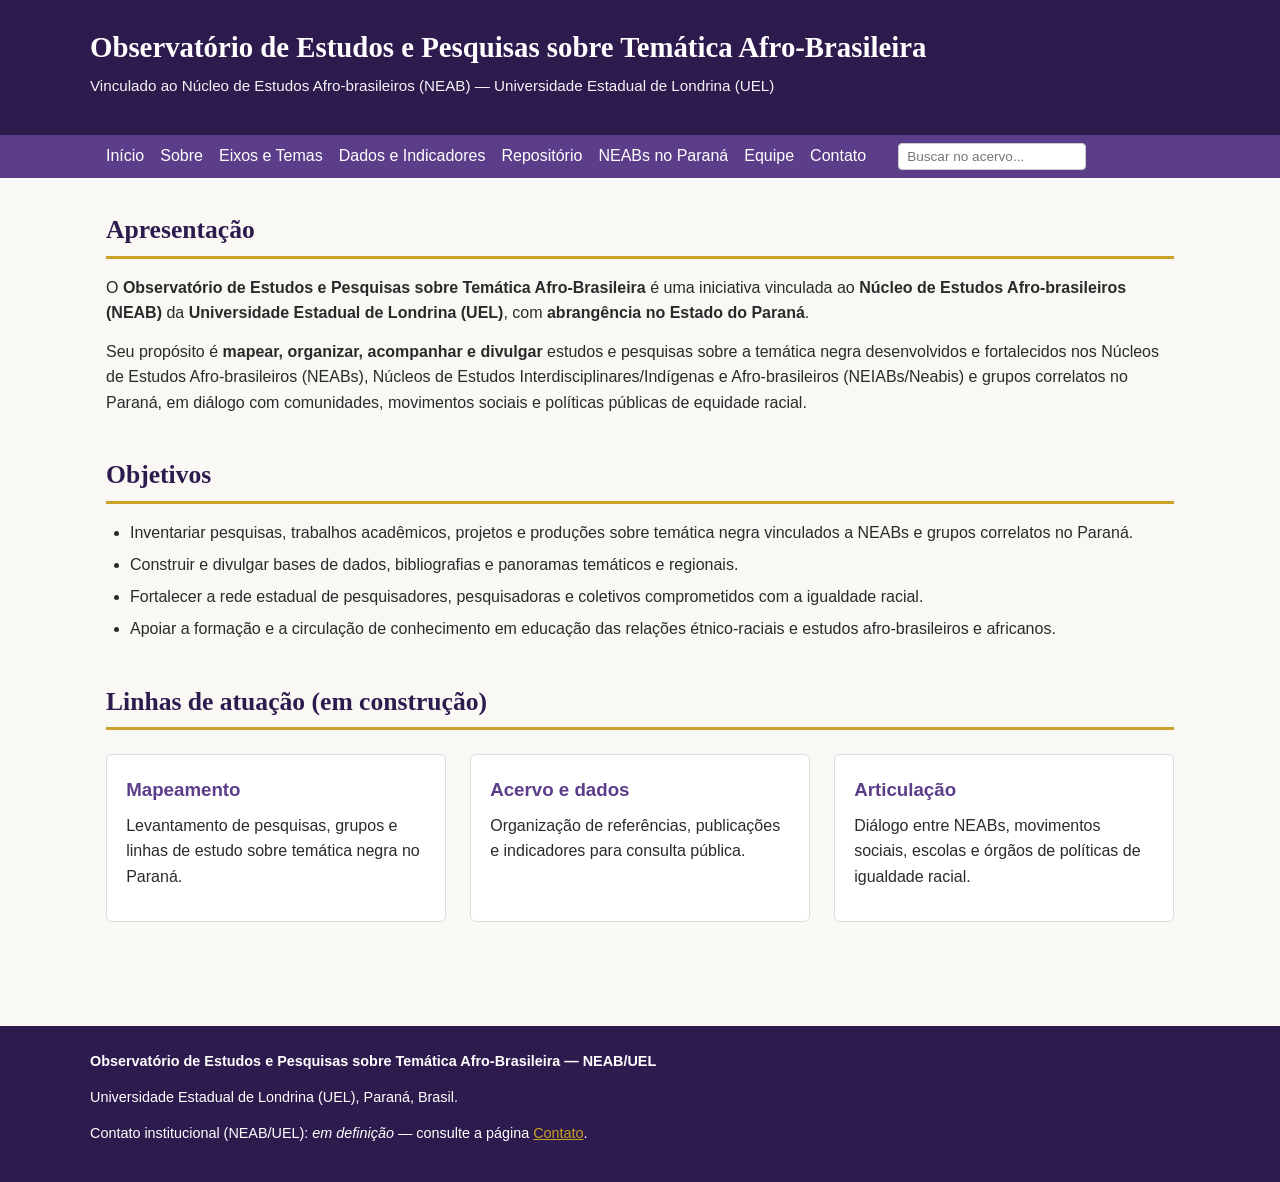
<file: index.html>
<!DOCTYPE html>
<html lang="pt-BR">
<head>
  <meta charset="UTF-8">
  <meta name="viewport" content="width=device-width, initial-scale=1.0">
  <title>Observatório de Estudos e Pesquisas sobre Temática Afro-Brasileira — NEAB/UEL</title>
  <link rel="stylesheet" href="assets/css/style.css">
</head>
<body>
  <header>
    <div class="container">
      <h1>Observatório de Estudos e Pesquisas sobre Temática Afro-Brasileira</h1>
      <p class="subtitulo">Vinculado ao Núcleo de Estudos Afro-brasileiros (NEAB) — Universidade Estadual de Londrina (UEL)</p>
    </div>
  </header>

  <nav>
    <div class="container">
      <a href="index.html">Início</a>
      <a href="sobre.html">Sobre</a>
      <a href="eixos-tematicos.html">Eixos e Temas</a>
      <a href="dados-indicadores.html">Dados e Indicadores</a>
      <a href="repositorio.html">Repositório</a>
      <a href="rede-neabs-pr.html">NEABs no Paraná</a>
      <a href="equipe.html">Equipe</a>
      <a href="contato.html">Contato</a>
      <form action="repositorio.html" method="get" style="display:inline; margin-left:1rem;">
        <input type="text" name="q" placeholder="Buscar no acervo..." style="padding:0.3rem 0.5rem; border:1px solid #ccc; border-radius:4px; font-size:0.85rem;">
      </form>
    </div>
  </nav>

  <main>
    <section class="fade-in">
      <h2>Apresentação</h2>
      <p>O <strong>Observatório de Estudos e Pesquisas sobre Temática Afro-Brasileira</strong> é uma iniciativa vinculada ao <strong>Núcleo de Estudos Afro-brasileiros (NEAB)</strong> da <strong>Universidade Estadual de Londrina (UEL)</strong>, com <strong>abrangência no Estado do Paraná</strong>.</p>
      <p>Seu propósito é <strong>mapear, organizar, acompanhar e divulgar</strong> estudos e pesquisas sobre a temática negra desenvolvidos e fortalecidos nos Núcleos de Estudos Afro-brasileiros (NEABs), Núcleos de Estudos Interdisciplinares/Indígenas e Afro-brasileiros (NEIABs/Neabis) e grupos correlatos no Paraná, em diálogo com comunidades, movimentos sociais e políticas públicas de equidade racial.</p>

    </section>

    <section class="fade-in">
      <h2>Objetivos</h2>
      <ul>
        <li>Inventariar pesquisas, trabalhos acadêmicos, projetos e produções sobre temática negra vinculados a NEABs e grupos correlatos no Paraná.</li>
        <li>Construir e divulgar bases de dados, bibliografias e panoramas temáticos e regionais.</li>
        <li>Fortalecer a rede estadual de pesquisadores, pesquisadoras e coletivos comprometidos com a igualdade racial.</li>
        <li>Apoiar a formação e a circulação de conhecimento em educação das relações étnico-raciais e estudos afro-brasileiros e africanos.</li>
      </ul>
    </section>

    <section class="fade-in">
      <h2>Linhas de atuação (em construção)</h2>
      <div class="card-grid">
        <div class="card">
          <h3>Mapeamento</h3>
          <p>Levantamento de pesquisas, grupos e linhas de estudo sobre temática negra no Paraná.</p>
        </div>
        <div class="card">
          <h3>Acervo e dados</h3>
          <p>Organização de referências, publicações e indicadores para consulta pública.</p>
        </div>
        <div class="card">
          <h3>Articulação</h3>
          <p>Diálogo entre NEABs, movimentos sociais, escolas e órgãos de políticas de igualdade racial.</p>
        </div>
      </div>
    </section>
  </main>

  <footer>
    <div class="container">
      <p><strong>Observatório de Estudos e Pesquisas sobre Temática Afro-Brasileira — NEAB/UEL</strong></p>
      <p>Universidade Estadual de Londrina (UEL), Paraná, Brasil.</p>
      <p>Contato institucional (NEAB/UEL): <em>em definição</em> — consulte a página <a href="contato.html">Contato</a>.</p>
    </div>
  </footer>
  <script src="assets/js/fadein.js"></script>
</body>
</html>
</file>
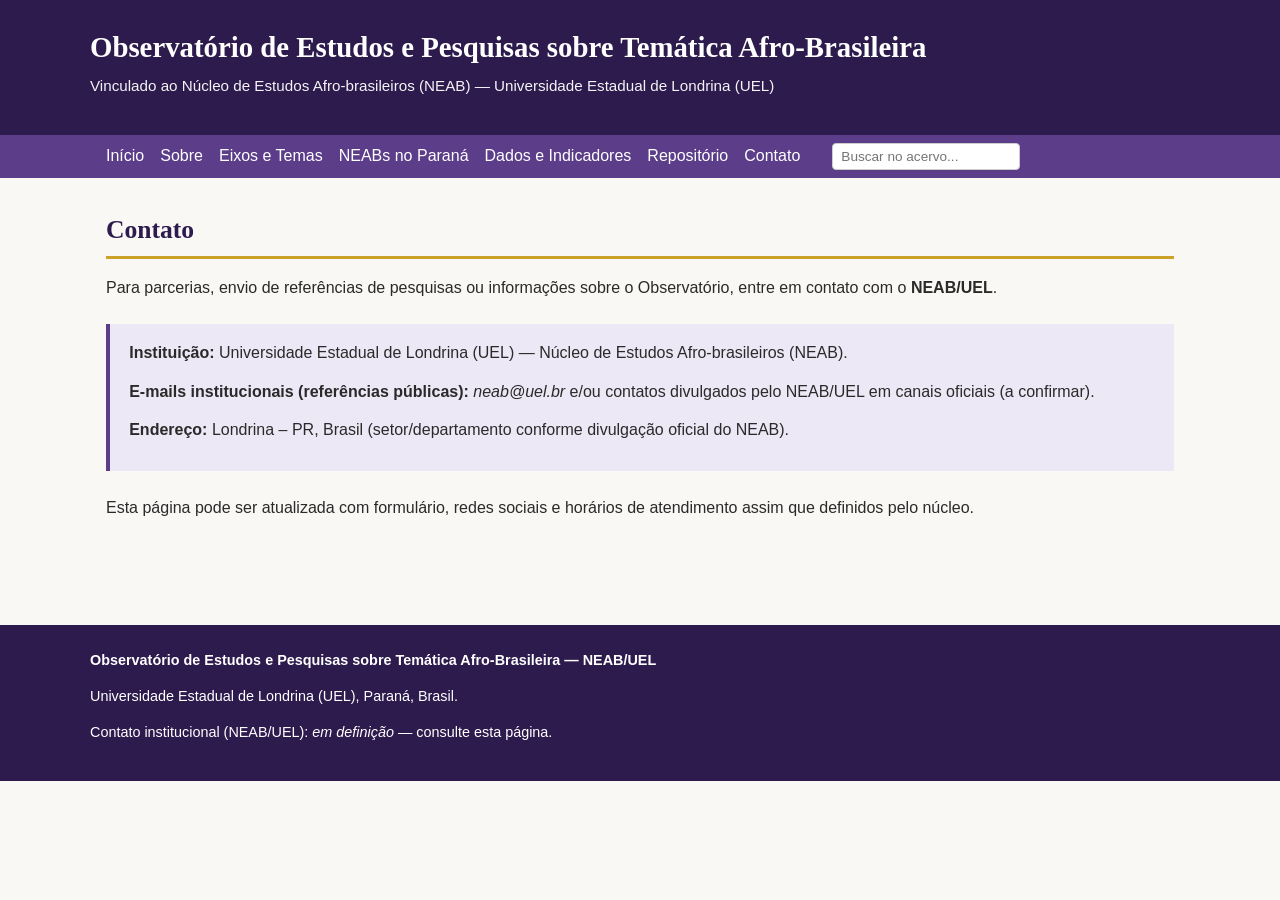
<file: contato.html>
<!DOCTYPE html>
<html lang="pt-BR">
<head>
  <meta charset="UTF-8">
  <meta name="viewport" content="width=device-width, initial-scale=1.0">
  <title>Contato — Observatório NEAB/UEL</title>
  <link rel="stylesheet" href="assets/css/style.css">
</head>
<body>
  <header>
    <div class="container">
      <h1>Observatório de Estudos e Pesquisas sobre Temática Afro-Brasileira</h1>
      <p class="subtitulo">Vinculado ao Núcleo de Estudos Afro-brasileiros (NEAB) — Universidade Estadual de Londrina (UEL)</p>
    </div>
  </header>

  <nav>
    <div class="container">
      <a href="index.html">Início</a>
      <a href="sobre.html">Sobre</a>
      <a href="eixos-tematicos.html">Eixos e Temas</a>
      <a href="rede-neabs-pr.html">NEABs no Paraná</a>
      <a href="dados-indicadores.html">Dados e Indicadores</a>
      <a href="repositorio.html">Repositório</a>
      <a href="contato.html">Contato</a>
      <form action="repositorio.html" method="get" style="display:inline; margin-left:1rem;">
        <input type="text" name="q" placeholder="Buscar no acervo..." style="padding:0.3rem 0.5rem; border:1px solid #ccc; border-radius:4px; font-size:0.85rem;">
      </form>
    </div>
  </nav>

  <main>
    <section>
      <h2>Contato</h2>
      <p>Para parcerias, envio de referências de pesquisas ou informações sobre o Observatório, entre em contato com o <strong>NEAB/UEL</strong>.</p>
      <div class="destaque">
        <p><strong>Instituição:</strong> Universidade Estadual de Londrina (UEL) — Núcleo de Estudos Afro-brasileiros (NEAB).</p>
        <p><strong>E-mails institucionais (referências públicas):</strong> <em>neab@uel.br</em> e/ou contatos divulgados pelo NEAB/UEL em canais oficiais (a confirmar).</p>
        <p><strong>Endereço:</strong> Londrina – PR, Brasil (setor/departamento conforme divulgação oficial do NEAB).</p>
      </div>
      <p>Esta página pode ser atualizada com formulário, redes sociais e horários de atendimento assim que definidos pelo núcleo.</p>
    </section>
  </main>

  <footer>
    <div class="container">
      <p><strong>Observatório de Estudos e Pesquisas sobre Temática Afro-Brasileira — NEAB/UEL</strong></p>
      <p>Universidade Estadual de Londrina (UEL), Paraná, Brasil.</p>
      <p>Contato institucional (NEAB/UEL): <em>em definição</em> — consulte esta página.</p>
    </div>
  </footer>
  <script src="assets/js/fadein.js"></script>
</body>
</html>
</file>
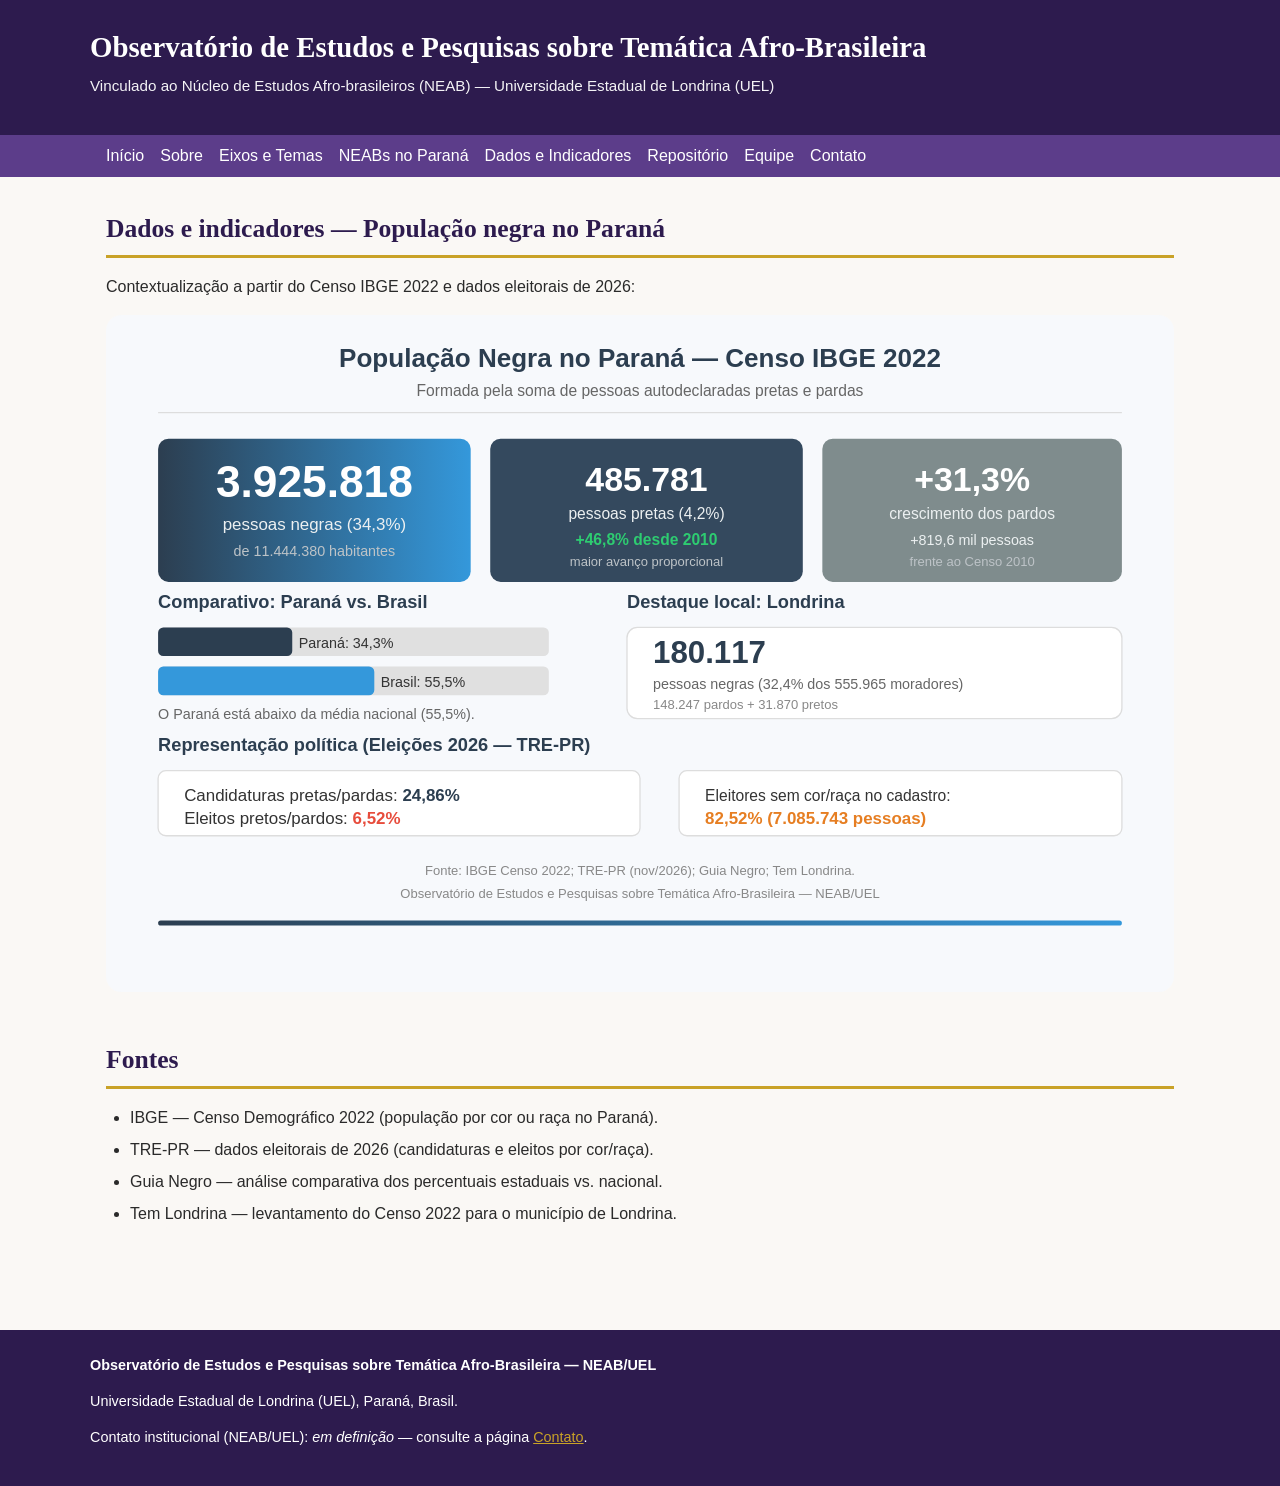
<file: dados-indicadores.html>
<!DOCTYPE html>
<html lang="pt-BR">
<head>
  <meta charset="UTF-8">
  <meta name="viewport" content="width=device-width, initial-scale=1.0">
  <title>Dados e Indicadores — Observatório NEAB/UEL</title>
  <link rel="stylesheet" href="assets/css/style.css">
</head>
<body>
  <header>
    <div class="container">
      <h1>Observatório de Estudos e Pesquisas sobre Temática Afro-Brasileira</h1>
      <p class="subtitulo">Vinculado ao Núcleo de Estudos Afro-brasileiros (NEAB) — Universidade Estadual de Londrina (UEL)</p>
    </div>
  </header>

  <nav>
    <div class="container">
      <a href="index.html">Início</a>
      <a href="sobre.html">Sobre</a>
      <a href="eixos-tematicos.html">Eixos e Temas</a>
      <a href="rede-neabs-pr.html">NEABs no Paraná</a>
      <a href="dados-indicadores.html">Dados e Indicadores</a>
      <a href="repositorio.html">Repositório</a>
      <a href="equipe.html">Equipe</a>
      <a href="contato.html">Contato</a>
    </div>
  </nav>

  <main>
    <section>
      <h2>Dados e indicadores — População negra no Paraná</h2>
      <p>Contextualização a partir do Censo IBGE 2022 e dados eleitorais de 2026:</p>
      <div style="text-align:center; margin:1rem 0;">
        <img src="assets/img/infografico-censo-pr.svg" alt="Infográfico: População Negra no Paraná — Censo IBGE 2022" style="max-width:100%; height:auto;">
      </div>
    </section>

    <section>
      <h2>Fontes</h2>
      <ul>
        <li>IBGE — Censo Demográfico 2022 (população por cor ou raça no Paraná).</li>
        <li>TRE-PR — dados eleitorais de 2026 (candidaturas e eleitos por cor/raça).</li>
        <li>Guia Negro — análise comparativa dos percentuais estaduais vs. nacional.</li>
        <li>Tem Londrina — levantamento do Censo 2022 para o município de Londrina.</li>
      </ul>
    </section>
  </main>

  <footer>
    <div class="container">
      <p><strong>Observatório de Estudos e Pesquisas sobre Temática Afro-Brasileira — NEAB/UEL</strong></p>
      <p>Universidade Estadual de Londrina (UEL), Paraná, Brasil.</p>
      <p>Contato institucional (NEAB/UEL): <em>em definição</em> — consulte a página <a href="contato.html">Contato</a>.</p>
    </div>
  </footer>
  <script src="assets/js/fadein.js"></script>
</body>
</html>
</file>
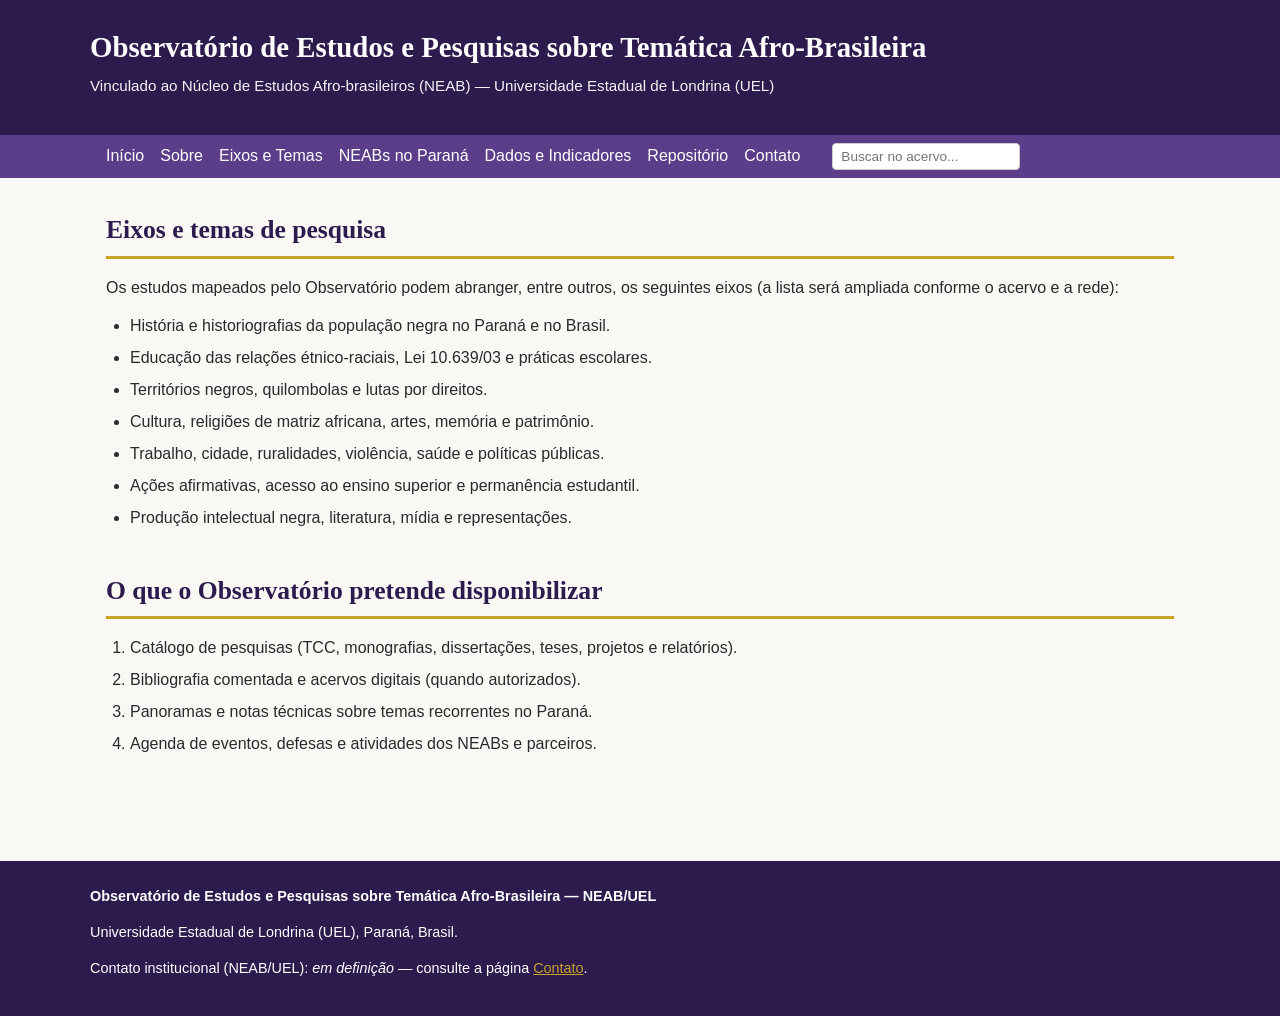
<file: eixos-tematicos.html>
<!DOCTYPE html>
<html lang="pt-BR">
<head>
  <meta charset="UTF-8">
  <meta name="viewport" content="width=device-width, initial-scale=1.0">
  <title>Eixos e Temas — Observatório NEAB/UEL</title>
  <link rel="stylesheet" href="assets/css/style.css">
</head>
<body>
  <header>
    <div class="container">
      <h1>Observatório de Estudos e Pesquisas sobre Temática Afro-Brasileira</h1>
      <p class="subtitulo">Vinculado ao Núcleo de Estudos Afro-brasileiros (NEAB) — Universidade Estadual de Londrina (UEL)</p>
    </div>
  </header>

  <nav>
    <div class="container">
      <a href="index.html">Início</a>
      <a href="sobre.html">Sobre</a>
      <a href="eixos-tematicos.html">Eixos e Temas</a>
      <a href="rede-neabs-pr.html">NEABs no Paraná</a>
      <a href="dados-indicadores.html">Dados e Indicadores</a>
      <a href="repositorio.html">Repositório</a>
      <a href="contato.html">Contato</a>
      <form action="repositorio.html" method="get" style="display:inline; margin-left:1rem;">
        <input type="text" name="q" placeholder="Buscar no acervo..." style="padding:0.3rem 0.5rem; border:1px solid #ccc; border-radius:4px; font-size:0.85rem;">
      </form>
    </div>
  </nav>

  <main>
    <section>
      <h2>Eixos e temas de pesquisa</h2>
      <p>Os estudos mapeados pelo Observatório podem abranger, entre outros, os seguintes eixos (a lista será ampliada conforme o acervo e a rede):</p>
      <ul>
        <li>História e historiografias da população negra no Paraná e no Brasil.</li>
        <li>Educação das relações étnico-raciais, Lei 10.639/03 e práticas escolares.</li>
        <li>Territórios negros, quilombolas e lutas por direitos.</li>
        <li>Cultura, religiões de matriz africana, artes, memória e patrimônio.</li>
        <li>Trabalho, cidade, ruralidades, violência, saúde e políticas públicas.</li>
        <li>Ações afirmativas, acesso ao ensino superior e permanência estudantil.</li>
        <li>Produção intelectual negra, literatura, mídia e representações.</li>
      </ul>
    </section>

    <section>
      <h2>O que o Observatório pretende disponibilizar</h2>
      <ol>
        <li>Catálogo de pesquisas (TCC, monografias, dissertações, teses, projetos e relatórios).</li>
        <li>Bibliografia comentada e acervos digitais (quando autorizados).</li>
        <li>Panoramas e notas técnicas sobre temas recorrentes no Paraná.</li>
        <li>Agenda de eventos, defesas e atividades dos NEABs e parceiros.</li>
      </ol>
    </section>
  </main>

  <footer>
    <div class="container">
      <p><strong>Observatório de Estudos e Pesquisas sobre Temática Afro-Brasileira — NEAB/UEL</strong></p>
      <p>Universidade Estadual de Londrina (UEL), Paraná, Brasil.</p>
      <p>Contato institucional (NEAB/UEL): <em>em definição</em> — consulte a página <a href="contato.html">Contato</a>.</p>
    </div>
  </footer>
  <script src="assets/js/fadein.js"></script>
</body>
</html>
</file>
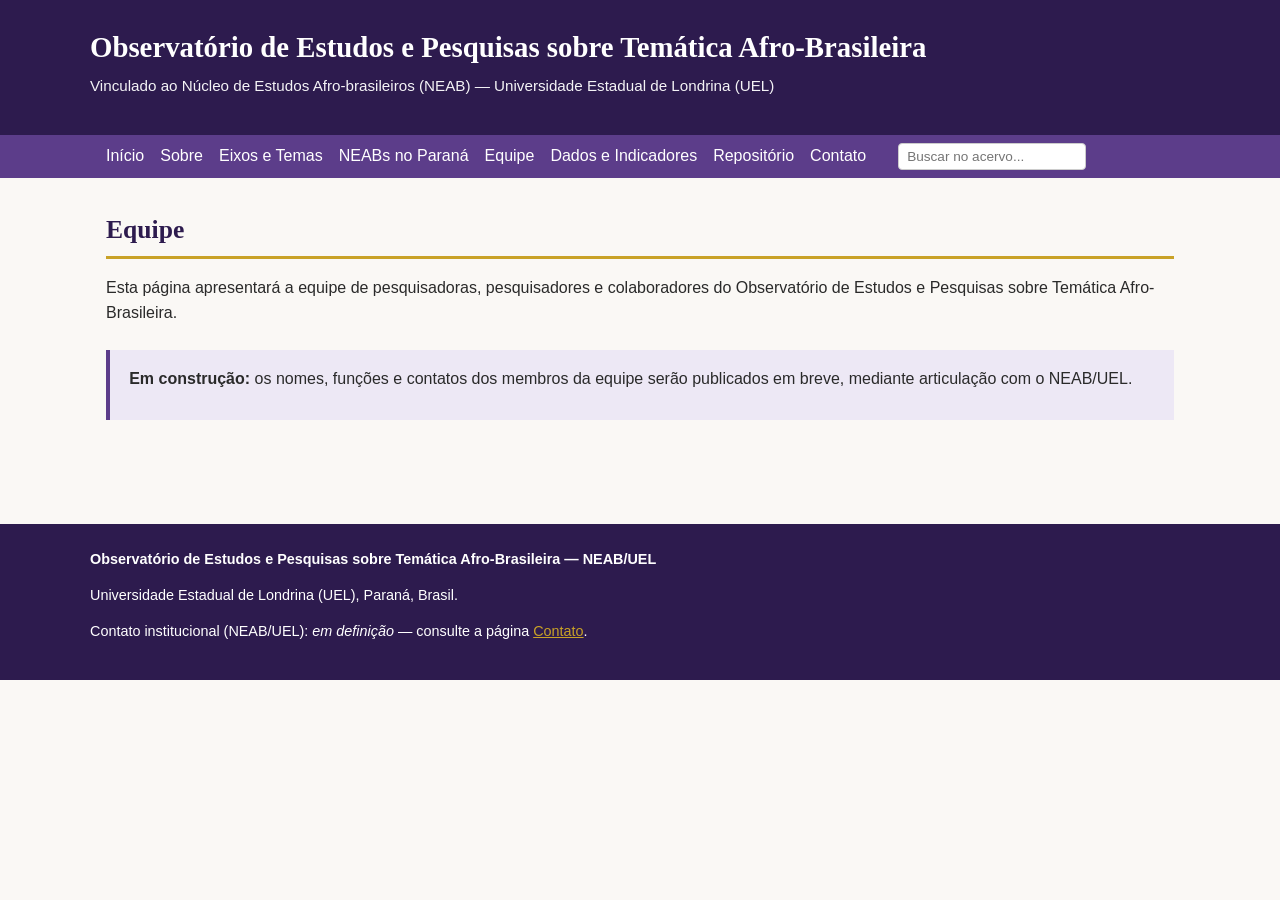
<file: equipe.html>
<!DOCTYPE html>
<html lang="pt-BR">
<head>
  <meta charset="UTF-8">
  <meta name="viewport" content="width=device-width, initial-scale=1.0">
  <title>Equipe — Observatório NEAB/UEL</title>
  <link rel="stylesheet" href="assets/css/style.css">
</head>
<body>
  <header>
    <div class="container">
      <h1>Observatório de Estudos e Pesquisas sobre Temática Afro-Brasileira</h1>
      <p class="subtitulo">Vinculado ao Núcleo de Estudos Afro-brasileiros (NEAB) — Universidade Estadual de Londrina (UEL)</p>
    </div>
  </header>

  <nav>
    <div class="container">
      <a href="index.html">Início</a>
      <a href="sobre.html">Sobre</a>
      <a href="eixos-tematicos.html">Eixos e Temas</a>
      <a href="rede-neabs-pr.html">NEABs no Paraná</a>
      <a href="equipe.html">Equipe</a>
      <a href="dados-indicadores.html">Dados e Indicadores</a>
      <a href="repositorio.html">Repositório</a>
      <a href="contato.html">Contato</a>
      <form action="repositorio.html" method="get" style="display:inline; margin-left:1rem;">
        <input type="text" name="q" placeholder="Buscar no acervo..." style="padding:0.3rem 0.5rem; border:1px solid #ccc; border-radius:4px; font-size:0.85rem;">
      </form>
    </div>
  </nav>

  <main>
    <section>
      <h2>Equipe</h2>
      <p>Esta página apresentará a equipe de pesquisadoras, pesquisadores e colaboradores do Observatório de Estudos e Pesquisas sobre Temática Afro-Brasileira.</p>
      <div class="destaque">
        <p><strong>Em construção:</strong> os nomes, funções e contatos dos membros da equipe serão publicados em breve, mediante articulação com o NEAB/UEL.</p>
      </div>
    </section>
  </main>

  <footer>
    <div class="container">
      <p><strong>Observatório de Estudos e Pesquisas sobre Temática Afro-Brasileira — NEAB/UEL</strong></p>
      <p>Universidade Estadual de Londrina (UEL), Paraná, Brasil.</p>
      <p>Contato institucional (NEAB/UEL): <em>em definição</em> — consulte a página <a href="contato.html">Contato</a>.</p>
    </div>
  </footer>
  <script src="assets/js/fadein.js"></script>
</body>
</html>
</file>
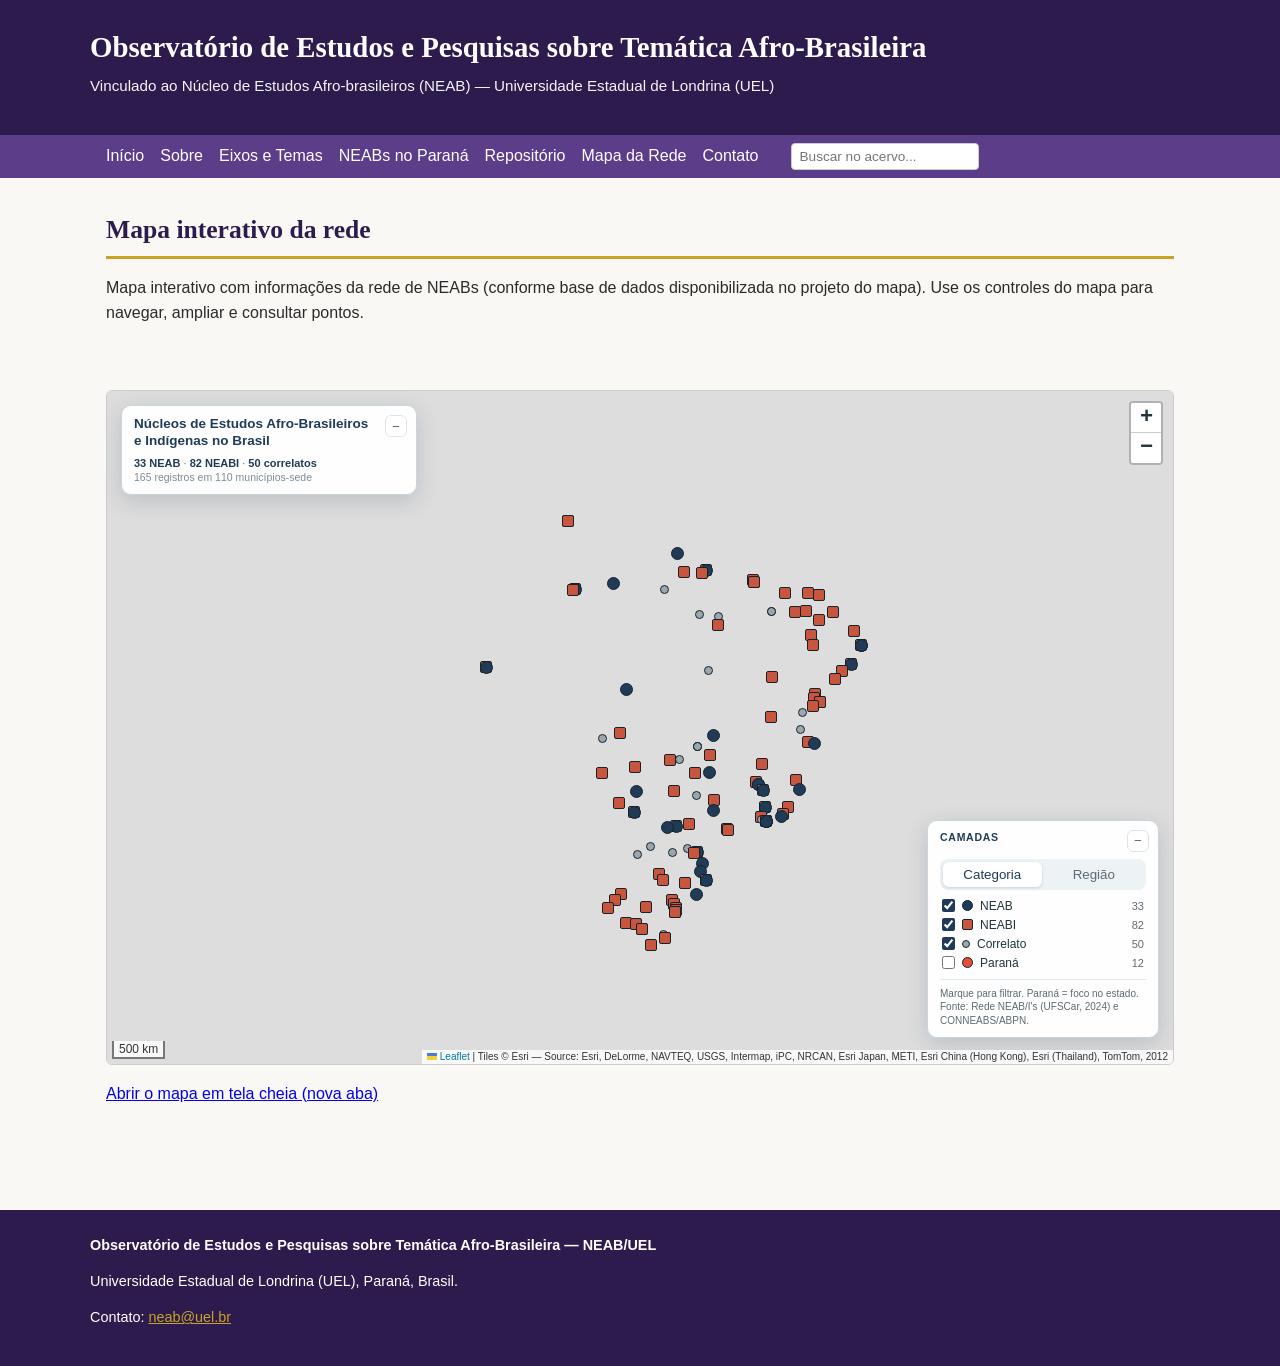
<file: mapa.html>
<!DOCTYPE html>
<html lang="pt-BR">
<head>
  <meta charset="UTF-8">
  <meta name="viewport" content="width=device-width, initial-scale=1.0">
  <title>Mapa da Rede — Observatório NEAB/UEL</title>
  <link rel="stylesheet" href="assets/css/style.css">
  <style>
    .mapa-wrap {
      width: 100%;
      height: 75vh;
      min-height: 480px;
      border: 1px solid #ccc;
      border-radius: 6px;
      overflow: hidden;
    }
    .mapa-wrap iframe {
      width: 100%;
      height: 100%;
      border: 0;
    }
  </style>
</head>
<body>
  <header>
    <div class="container">
      <h1>Observatório de Estudos e Pesquisas sobre Temática Afro-Brasileira</h1>
      <p class="subtitulo">Vinculado ao Núcleo de Estudos Afro-brasileiros (NEAB) — Universidade Estadual de Londrina (UEL)</p>
    </div>
  </header>

  <nav>
    <div class="container">
      <a href="index.html">Início</a>
      <a href="sobre.html">Sobre</a>
      <a href="eixos-tematicos.html">Eixos e Temas</a>
      <a href="rede-neabs-pr.html">NEABs no Paraná</a>
      <a href="repositorio.html">Repositório</a>
      <a href="mapa.html">Mapa da Rede</a>
      <a href="contato.html">Contato</a>
      <form action="repositorio.html" method="get" style="display:inline; margin-left:1rem;">
        <input type="text" name="q" placeholder="Buscar no acervo..." style="padding:0.3rem 0.5rem; border:1px solid #ccc; border-radius:4px; font-size:0.85rem;">
      </form>
    </div>
  </nav>

  <main>
    <section>
      <h2>Mapa interativo da rede</h2>
      <p>Mapa interativo com informações da rede de NEABs (conforme base de dados disponibilizada no projeto do mapa). Use os controles do mapa para navegar, ampliar e consultar pontos.</p>
      <br>
      <br>

      <div class="mapa-wrap">
        <iframe src="mapa/index.html?v=5" title="Mapa interativo da rede de NEABs"></iframe>
      </div>
      <p style="margin-top:1rem;"><a href="mapa/index.html" target="_blank" rel="noopener noreferrer">Abrir o mapa em tela cheia (nova aba)</a></p>
    </section>
  </main>

  <footer>
    <div class="container">
      <p><strong>Observatório de Estudos e Pesquisas sobre Temática Afro-Brasileira — NEAB/UEL</strong></p>
      <p>Universidade Estadual de Londrina (UEL), Paraná, Brasil.</p>
      <p>Contato: <a href="mailto:neab@uel.br">neab@uel.br</a></p>
    </div>
  </footer>
  <script src="assets/js/fadein.js"></script>
</body>
</html>
</file>
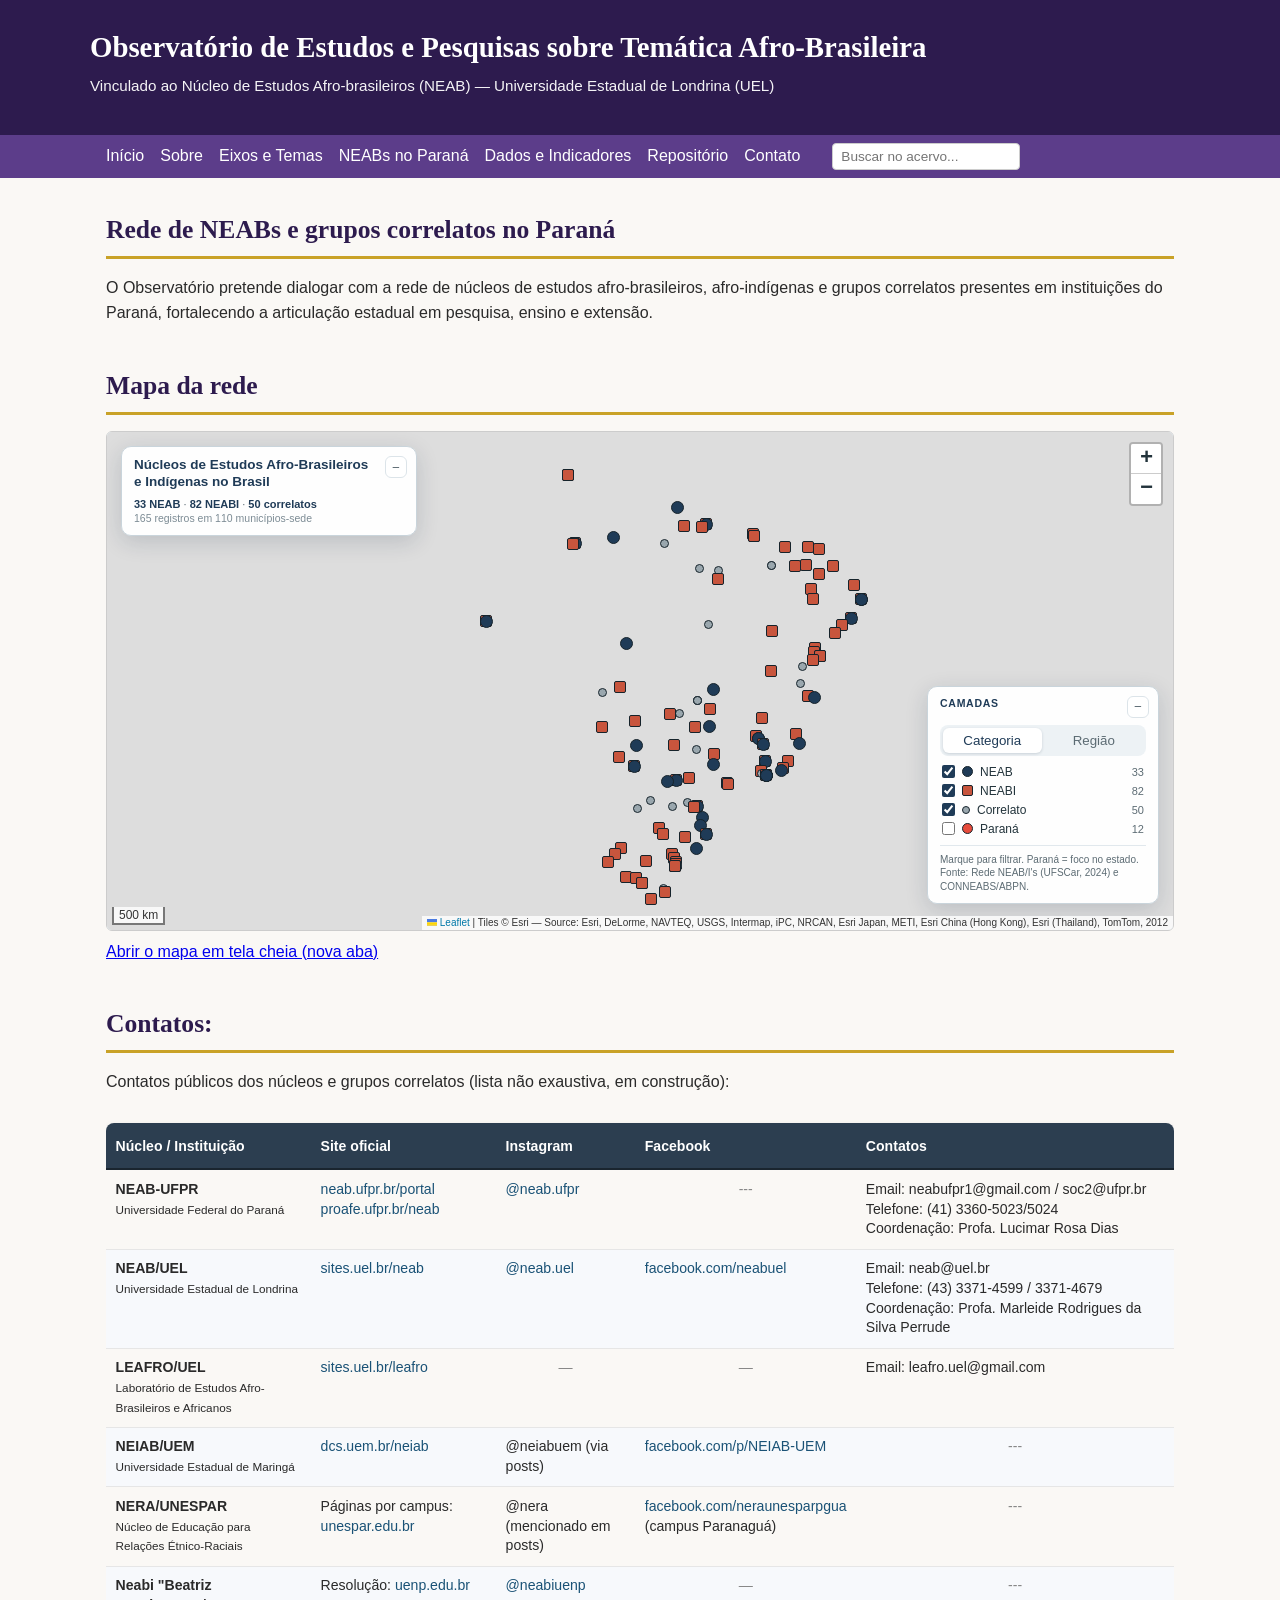
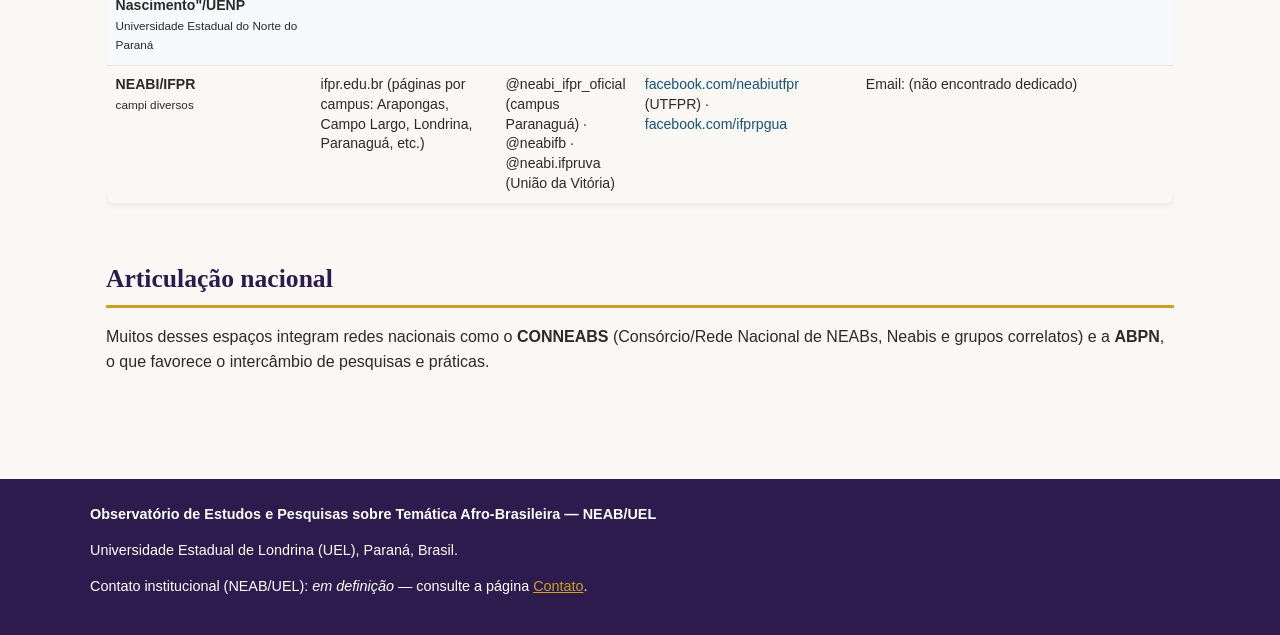
<file: rede-neabs-pr.html>
<!DOCTYPE html>
<html lang="pt-BR">
<head>
  <meta charset="UTF-8">
  <meta name="viewport" content="width=device-width, initial-scale=1.0">
  <title>Rede de NEABs no Paraná — Observatório NEAB/UEL</title>
  <link rel="stylesheet" href="assets/css/style.css">
</head>
<body>
  <header>
    <div class="container">
      <h1>Observatório de Estudos e Pesquisas sobre Temática Afro-Brasileira</h1>
      <p class="subtitulo">Vinculado ao Núcleo de Estudos Afro-brasileiros (NEAB) — Universidade Estadual de Londrina (UEL)</p>
    </div>
  </header>

  <nav>
    <div class="container">
      <a href="index.html">Início</a>
      <a href="sobre.html">Sobre</a>
      <a href="eixos-tematicos.html">Eixos e Temas</a>
      <a href="rede-neabs-pr.html">NEABs no Paraná</a>
      <a href="dados-indicadores.html">Dados e Indicadores</a>
      <a href="repositorio.html">Repositório</a>
      <a href="contato.html">Contato</a>
      <form action="repositorio.html" method="get" style="display:inline; margin-left:1rem;">
        <input type="text" name="q" placeholder="Buscar no acervo..." style="padding:0.3rem 0.5rem; border:1px solid #ccc; border-radius:4px; font-size:0.85rem;">
      </form>
    </div>
  </nav>

  <main>
    <section>
      <h2>Rede de NEABs e grupos correlatos no Paraná</h2>
      <p>O Observatório pretende dialogar com a rede de núcleos de estudos afro-brasileiros, afro-indígenas e grupos correlatos presentes em instituições do Paraná, fortalecendo a articulação estadual em pesquisa, ensino e extensão.</p>
    </section>

    <section>
      <h2>Mapa da rede</h2>
      <div style="width:100%; height:500px; border:1px solid #ccc; border-radius:6px; overflow:hidden;">
        <iframe src="mapa/index.html?v=5" title="Mapa interativo da rede de NEABs" style="width:100%; height:100%; border:0;"></iframe>
      </div>
      <p style="margin-top:0.5rem;"><a href="mapa/index.html" target="_blank" rel="noopener noreferrer">Abrir o mapa em tela cheia (nova aba)</a></p>
    </section>

    <section>
      <h2>Contatos:</h2>
      <p>Contatos públicos dos núcleos e grupos correlatos (lista não exaustiva, em construção):</p>
      <div style="overflow-x:auto;">
        <table class="neab-contatos">
          <thead>
            <tr>
              <th>Núcleo / Instituição</th>
              <th>Site oficial</th>
              <th>Instagram</th>
              <th>Facebook</th>
              <th>Contatos</th>
            </tr>
          </thead>
          <tbody>
            <tr>
              <td><strong>NEAB-UFPR</strong><br><small>Universidade Federal do Paraná</small></td>
              <td><a href="https://neab.ufpr.br/portal" target="_blank" rel="noopener">neab.ufpr.br/portal</a><br><a href="https://proafe.ufpr.br/neab" target="_blank" rel="noopener">proafe.ufpr.br/neab</a></td>
              <td><a href="https://instagram.com/neab.ufpr" target="_blank" rel="noopener">@neab.ufpr</a></td>
              <td class="center">---</td>
              <td>Email: neabufpr1@gmail.com / soc2@ufpr.br<br>Telefone: (41) 3360-5023/5024<br>Coordenação: Profa. Lucimar Rosa Dias</td>
            </tr>
            <tr>
              <td><strong>NEAB/UEL</strong><br><small>Universidade Estadual de Londrina</small></td>
              <td><a href="https://sites.uel.br/neab" target="_blank" rel="noopener">sites.uel.br/neab</a></td>
              <td><a href="https://instagram.com/neab.uel" target="_blank" rel="noopener">@neab.uel</a></td>
              <td><a href="https://facebook.com/neabuel" target="_blank" rel="noopener">facebook.com/neabuel</a></td>
              <td>Email: neab@uel.br<br>Telefone: (43) 3371-4599 / 3371-4679<br>Coordenação: Profa. Marleide Rodrigues da Silva Perrude</td>
            </tr>
            <tr>
              <td><strong>LEAFRO/UEL</strong><br><small>Laboratório de Estudos Afro-Brasileiros e Africanos</small></td>
              <td><a href="https://sites.uel.br/leafro" target="_blank" rel="noopener">sites.uel.br/leafro</a></td>
              <td class="center">—</td>
              <td class="center">—</td>
              <td>Email: leafro.uel@gmail.com</td>
            </tr>
            <tr>
              <td><strong>NEIAB/UEM</strong><br><small>Universidade Estadual de Maringá</small></td>
              <td><a href="https://dcs.uem.br/neiab" target="_blank" rel="noopener">dcs.uem.br/neiab</a></td>
              <td>@neiabuem (via posts)</td>
              <td><a href="https://facebook.com/p/NEIAB-UEM" target="_blank" rel="noopener">facebook.com/p/NEIAB-UEM</a></td>
              <td class="center">---</td>
            </tr>
            <tr>
              <td><strong>NERA/UNESPAR</strong><br><small>Núcleo de Educação para Relações Étnico-Raciais</small></td>
              <td>Páginas por campus: <a href="https://unespar.edu.br" target="_blank" rel="noopener">unespar.edu.br</a></td>
              <td>@nera (mencionado em posts)</td>
              <td><a href="https://facebook.com/neraunesparpgua" target="_blank" rel="noopener">facebook.com/neraunesparpgua</a> (campus Paranaguá)</td>
              <td class="center">---</td>
            </tr>
            <tr>
              <td><strong>Neabi "Beatriz Nascimento"/UENP</strong><br><small>Universidade Estadual do Norte do Paraná</small></td>
              <td>Resolução: <a href="https://uenp.edu.br" target="_blank" rel="noopener">uenp.edu.br</a></td>
              <td><a href="https://instagram.com/neabiuenp" target="_blank" rel="noopener">@neabiuenp</a></td>
              <td class="center">—</td>
              <td class="center">---</td>
            </tr>
            <tr>
              <td><strong>NEABI/IFPR</strong><br><small>campi diversos</small></td>
              <td>ifpr.edu.br (páginas por campus: Arapongas, Campo Largo, Londrina, Paranaguá, etc.)</td>
              <td>@neabi_ifpr_oficial (campus Paranaguá) · @neabifb · @neabi.ifpruva (União da Vitória)</td>
              <td><a href="https://facebook.com/neabiutfpr" target="_blank" rel="noopener">facebook.com/neabiutfpr</a> (UTFPR) · <a href="https://facebook.com/ifprpgua" target="_blank" rel="noopener">facebook.com/ifprpgua</a></td>
              <td>Email: (não encontrado dedicado)</td>
            </tr>
          </tbody>
        </table>
      </div>
    </section>

    <section>
      <h2>Articulação nacional</h2>
      <p>Muitos desses espaços integram redes nacionais como o <strong>CONNEABS</strong> (Consórcio/Rede Nacional de NEABs, Neabis e grupos correlatos) e a <strong>ABPN</strong>, o que favorece o intercâmbio de pesquisas e práticas.</p>
    </section>
  </main>

  <footer>
    <div class="container">
      <p><strong>Observatório de Estudos e Pesquisas sobre Temática Afro-Brasileira — NEAB/UEL</strong></p>
      <p>Universidade Estadual de Londrina (UEL), Paraná, Brasil.</p>
      <p>Contato institucional (NEAB/UEL): <em>em definição</em> — consulte a página <a href="contato.html">Contato</a>.</p>
    </div>
  </footer>
  <script src="assets/js/fadein.js"></script>
</body>
</html>
</file>
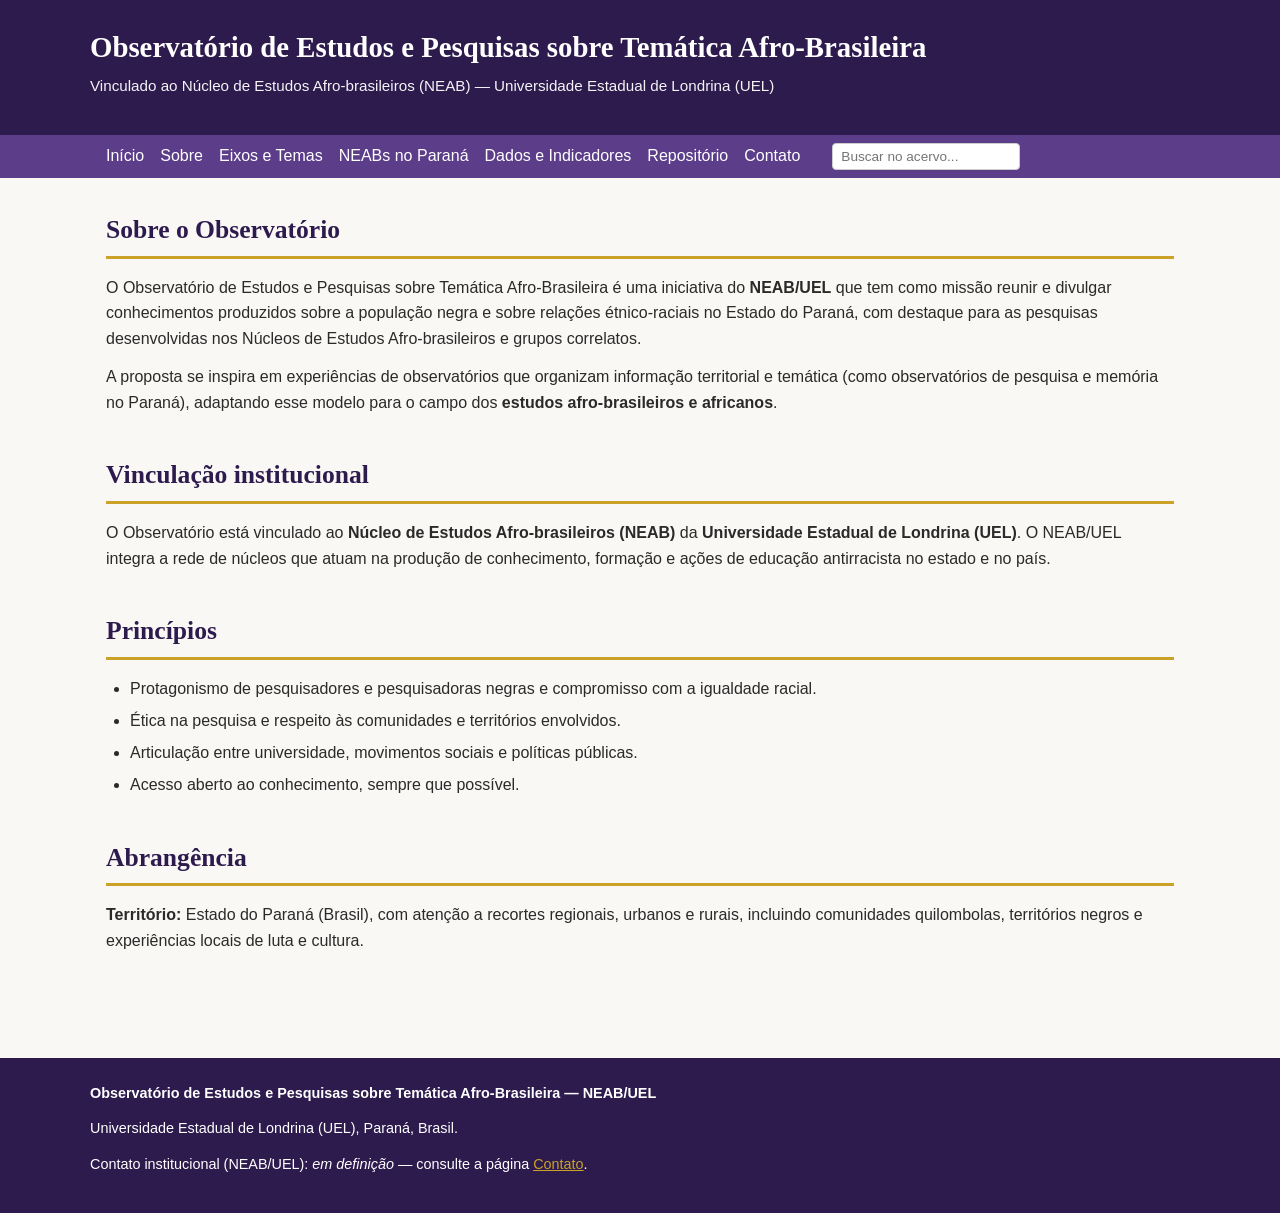
<file: sobre.html>
<!DOCTYPE html>
<html lang="pt-BR">
<head>
  <meta charset="UTF-8">
  <meta name="viewport" content="width=device-width, initial-scale=1.0">
  <title>Sobre — Observatório NEAB/UEL</title>
  <link rel="stylesheet" href="assets/css/style.css">
</head>
<body>
  <header>
    <div class="container">
      <h1>Observatório de Estudos e Pesquisas sobre Temática Afro-Brasileira</h1>
      <p class="subtitulo">Vinculado ao Núcleo de Estudos Afro-brasileiros (NEAB) — Universidade Estadual de Londrina (UEL)</p>
    </div>
  </header>

  <nav>
    <div class="container">
      <a href="index.html">Início</a>
      <a href="sobre.html">Sobre</a>
      <a href="eixos-tematicos.html">Eixos e Temas</a>
      <a href="rede-neabs-pr.html">NEABs no Paraná</a>
      <a href="dados-indicadores.html">Dados e Indicadores</a>
      <a href="repositorio.html">Repositório</a>
      <a href="contato.html">Contato</a>
      <form action="repositorio.html" method="get" style="display:inline; margin-left:1rem;">
        <input type="text" name="q" placeholder="Buscar no acervo..." style="padding:0.3rem 0.5rem; border:1px solid #ccc; border-radius:4px; font-size:0.85rem;">
      </form>
    </div>
  </nav>

  <main>
    <section>
      <h2>Sobre o Observatório</h2>
      <p>O Observatório de Estudos e Pesquisas sobre Temática Afro-Brasileira é uma iniciativa do <strong>NEAB/UEL</strong> que tem como missão reunir e divulgar conhecimentos produzidos sobre a população negra e sobre relações étnico-raciais no Estado do Paraná, com destaque para as pesquisas desenvolvidas nos Núcleos de Estudos Afro-brasileiros e grupos correlatos.</p>
      <p>A proposta se inspira em experiências de observatórios que organizam informação territorial e temática (como observatórios de pesquisa e memória no Paraná), adaptando esse modelo para o campo dos <strong>estudos afro-brasileiros e africanos</strong>.</p>
    </section>

    <section>
      <h2>Vinculação institucional</h2>
      <p>O Observatório está vinculado ao <strong>Núcleo de Estudos Afro-brasileiros (NEAB)</strong> da <strong>Universidade Estadual de Londrina (UEL)</strong>. O NEAB/UEL integra a rede de núcleos que atuam na produção de conhecimento, formação e ações de educação antirracista no estado e no país.</p>
    </section>

    <section>
      <h2>Princípios</h2>
      <ul>
        <li>Protagonismo de pesquisadores e pesquisadoras negras e compromisso com a igualdade racial.</li>
        <li>Ética na pesquisa e respeito às comunidades e territórios envolvidos.</li>
        <li>Articulação entre universidade, movimentos sociais e políticas públicas.</li>
        <li>Acesso aberto ao conhecimento, sempre que possível.</li>
      </ul>
    </section>

    <section>
      <h2>Abrangência</h2>
      <p><strong>Território:</strong> Estado do Paraná (Brasil), com atenção a recortes regionais, urbanos e rurais, incluindo comunidades quilombolas, territórios negros e experiências locais de luta e cultura.</p>
    </section>
  </main>

  <footer>
    <div class="container">
      <p><strong>Observatório de Estudos e Pesquisas sobre Temática Afro-Brasileira — NEAB/UEL</strong></p>
      <p>Universidade Estadual de Londrina (UEL), Paraná, Brasil.</p>
      <p>Contato institucional (NEAB/UEL): <em>em definição</em> — consulte a página <a href="contato.html">Contato</a>.</p>
    </div>
  </footer>
  <script src="assets/js/fadein.js"></script>
</body>
</html>
</file>
<file: assets/css/style.css>
:root {
  --cor-primaria: #2d1b4e;
  --cor-secundaria: #5c3d8a;
  --cor-destaque: #c9a227;
  --cor-fundo: #faf8f5;
  --cor-texto: #2a2a2a;
  --cor-clara: #ffffff;
  --fonte-titulo: Georgia, "Times New Roman", serif;
  --fonte-corpo: "Segoe UI", Tahoma, Geneva, Verdana, sans-serif;
}

* {
  margin: 0;
  padding: 0;
  box-sizing: border-box;
}

body {
  font-family: var(--fonte-corpo);
  color: var(--cor-texto);
  background-color: var(--cor-fundo);
  line-height: 1.6;
}

header {
  background: var(--cor-primaria);
  color: var(--cor-clara);
  padding: 1.5rem 1rem;
}

header .container {
  max-width: 1100px;
  margin: 0 auto;
}

header h1 {
  font-family: var(--fonte-titulo);
  font-size: 1.8rem;
  margin-bottom: 0.25rem;
}

header .subtitulo {
  font-size: 0.95rem;
  opacity: 0.95;
}

nav {
  background: var(--cor-secundaria);
}

nav .container {
  max-width: 1100px;
  margin: 0 auto;
  padding: 0.5rem 1rem;
  display: flex;
  flex-wrap: wrap;
  gap: 1rem;
}

nav a {
  color: var(--cor-clara);
  text-decoration: none;
  font-weight: 500;
}

nav a:hover {
  text-decoration: underline;
  color: var(--cor-destaque);
}

main {
  max-width: 1100px;
  margin: 0 auto;
  padding: 2rem 1rem;
}

section {
  margin-bottom: 2.5rem;
}

h2 {
  font-family: var(--fonte-titulo);
  color: var(--cor-primaria);
  font-size: 1.6rem;
  margin-bottom: 1rem;
  border-bottom: 3px solid var(--cor-destaque);
  padding-bottom: 0.3rem;
}

h3 {
  color: var(--cor-secundaria);
  margin-top: 1.2rem;
  margin-bottom: 0.5rem;
}

p {
  margin-bottom: 0.8rem;
}

ul, ol {
  margin-left: 1.5rem;
  margin-bottom: 1rem;
}

li {
  margin-bottom: 0.4rem;
}

.destaque {
  background: #ede8f5;
  border-left: 4px solid var(--cor-secundaria);
  padding: 1rem 1.2rem;
  margin: 1.5rem 0;
}

.card-grid {
  display: grid;
  grid-template-columns: repeat(auto-fit, minmax(250px, 1fr));
  gap: 1.5rem;
  margin-top: 1.5rem;
}

.card {
  background: var(--cor-clara);
  border: 1px solid #ddd;
  border-radius: 6px;
  padding: 1.2rem;
}

.card h3 {
  margin-top: 0;
}

footer {
  background: var(--cor-primaria);
  color: var(--cor-clara);
  padding: 1.5rem 1rem;
  margin-top: 2rem;
}

footer .container {
  max-width: 1100px;
  margin: 0 auto;
  font-size: 0.9rem;
}

footer a {
  color: var(--cor-destaque);
}

@media (max-width: 600px) {
  header h1 {
    font-size: 1.4rem;
  }
  nav .container {
    flex-direction: column;
    gap: 0.5rem;
  }
}

/* Tabelas de contatos */
table.neab-contatos {
  width: 100%;
  border-collapse: separate;
  border-spacing: 0;
  font-size: 0.88rem;
  border-radius: 8px;
  overflow: hidden;
  box-shadow: 0 2px 6px rgba(0,0,0,0.08);
  margin: 1rem 0;
}
table.neab-contatos thead th {
  background: #2c3e50;
  color: #fff;
  padding: 0.7rem 0.6rem;
  text-align: left;
  font-weight: 600;
  border-bottom: 2px solid #1a252f;
}
table.neab-contatos tbody td {
  padding: 0.6rem;
  border-bottom: 1px solid #e6e6e6;
  vertical-align: top;
  line-height: 1.4;
}
table.neab-contatos tbody tr:nth-child(even) {
  background: #f7f9fc;
}
table.neab-contatos tbody tr:hover {
  background: #eef3f9;
}
table.neab-contatos tbody tr:last-child td {
  border-bottom: none;
}
table.neab-contatos td.center {
  text-align: center;
  color: #888;
}
table.neab-contatos th:nth-child(1),
table.neab-contatos td:nth-child(1) { width: 20%; }
table.neab-contatos th:nth-child(2),
table.neab-contatos td:nth-child(2) { width: 18%; }
table.neab-contatos th:nth-child(3),
table.neab-contatos td:nth-child(3) { width: 13%; }
table.neab-contatos th:nth-child(4),
table.neab-contatos td:nth-child(4) { width: 17%; }
table.neab-contatos th:nth-child(5),
table.neab-contatos td:nth-child(5) { width: 32%; }
table.neab-contatos a {
  color: #1a5276;
  text-decoration: none;
}
table.neab-contatos a:hover {
  text-decoration: underline;
}

/* Fade-in ao rolar */
.fade-in {
  opacity: 0;
  transform: translateY(18px);
  transition: opacity 0.6s ease, transform 0.6s ease;
}
.fade-in.visible {
  opacity: 1;
  transform: translateY(0);
}
@media (prefers-reduced-motion: reduce) {
  .fade-in { opacity: 1; transform: none; transition: none; }
}
</file>
